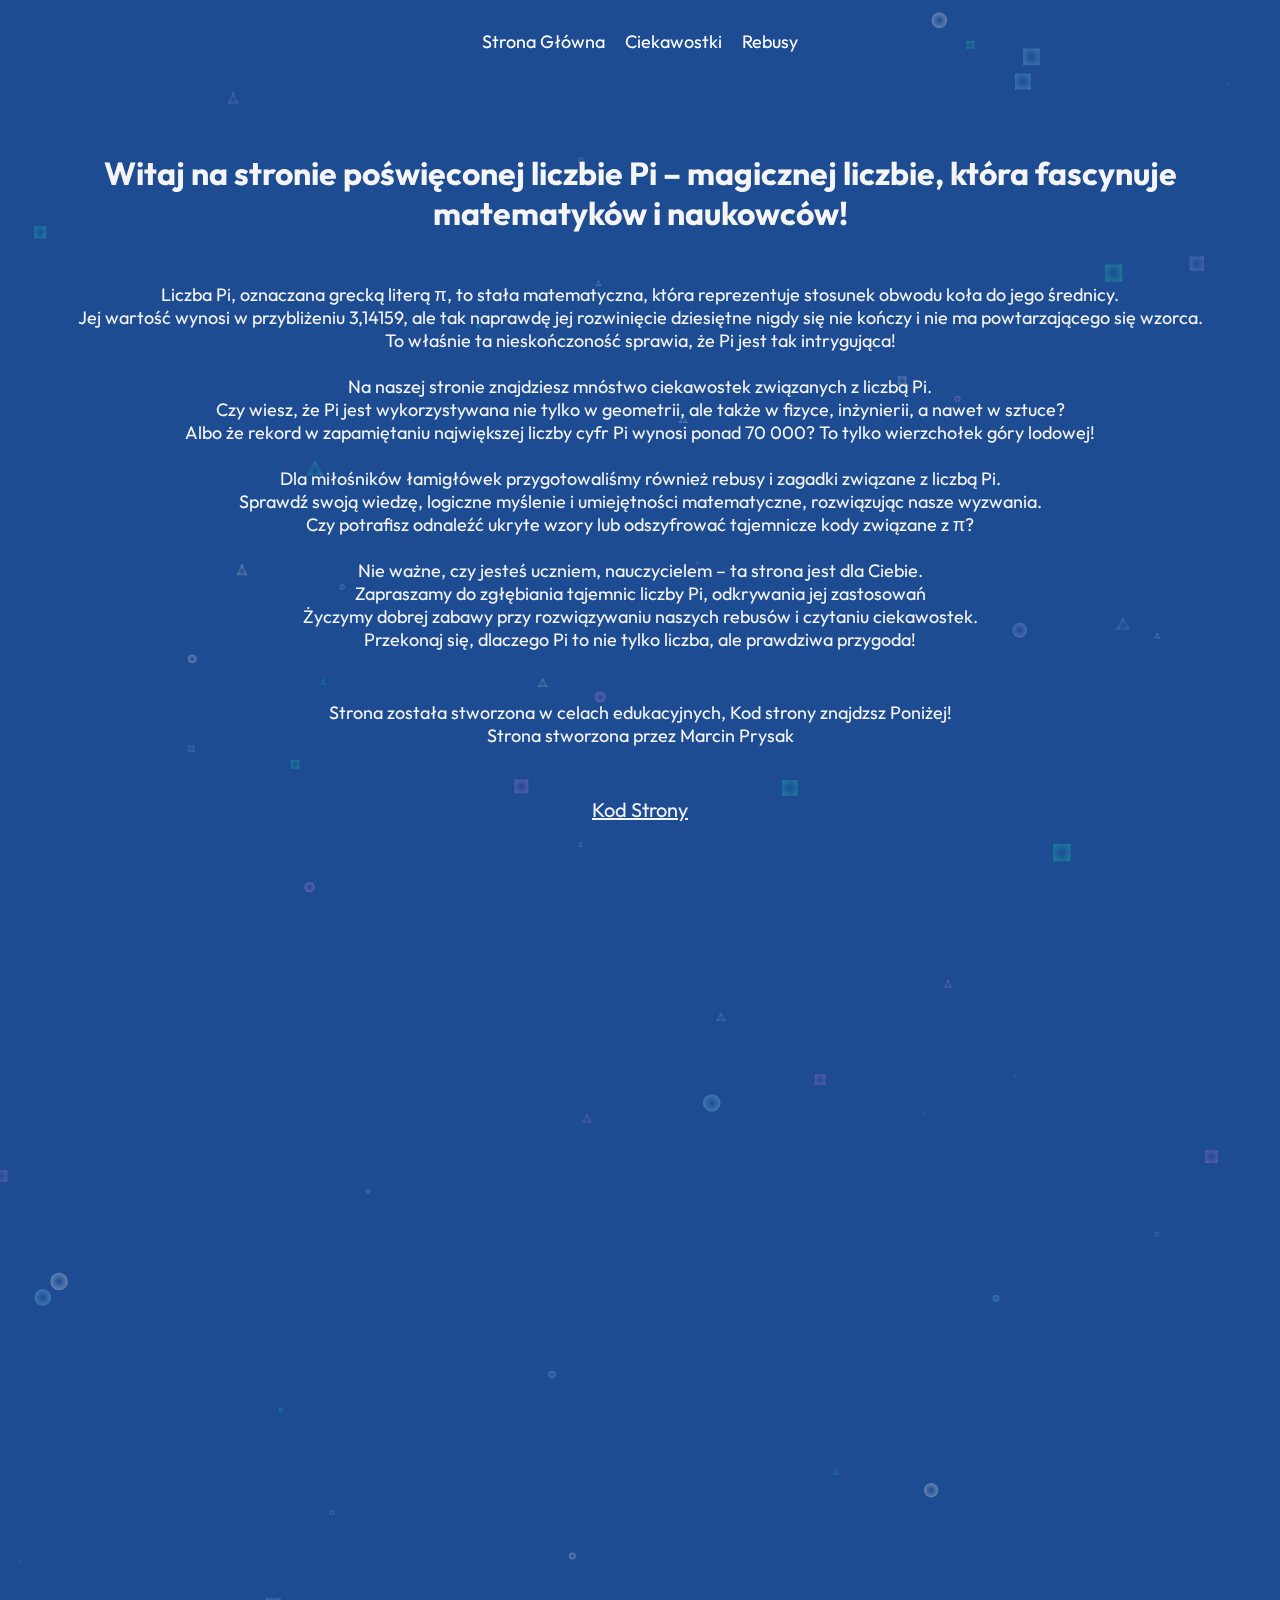
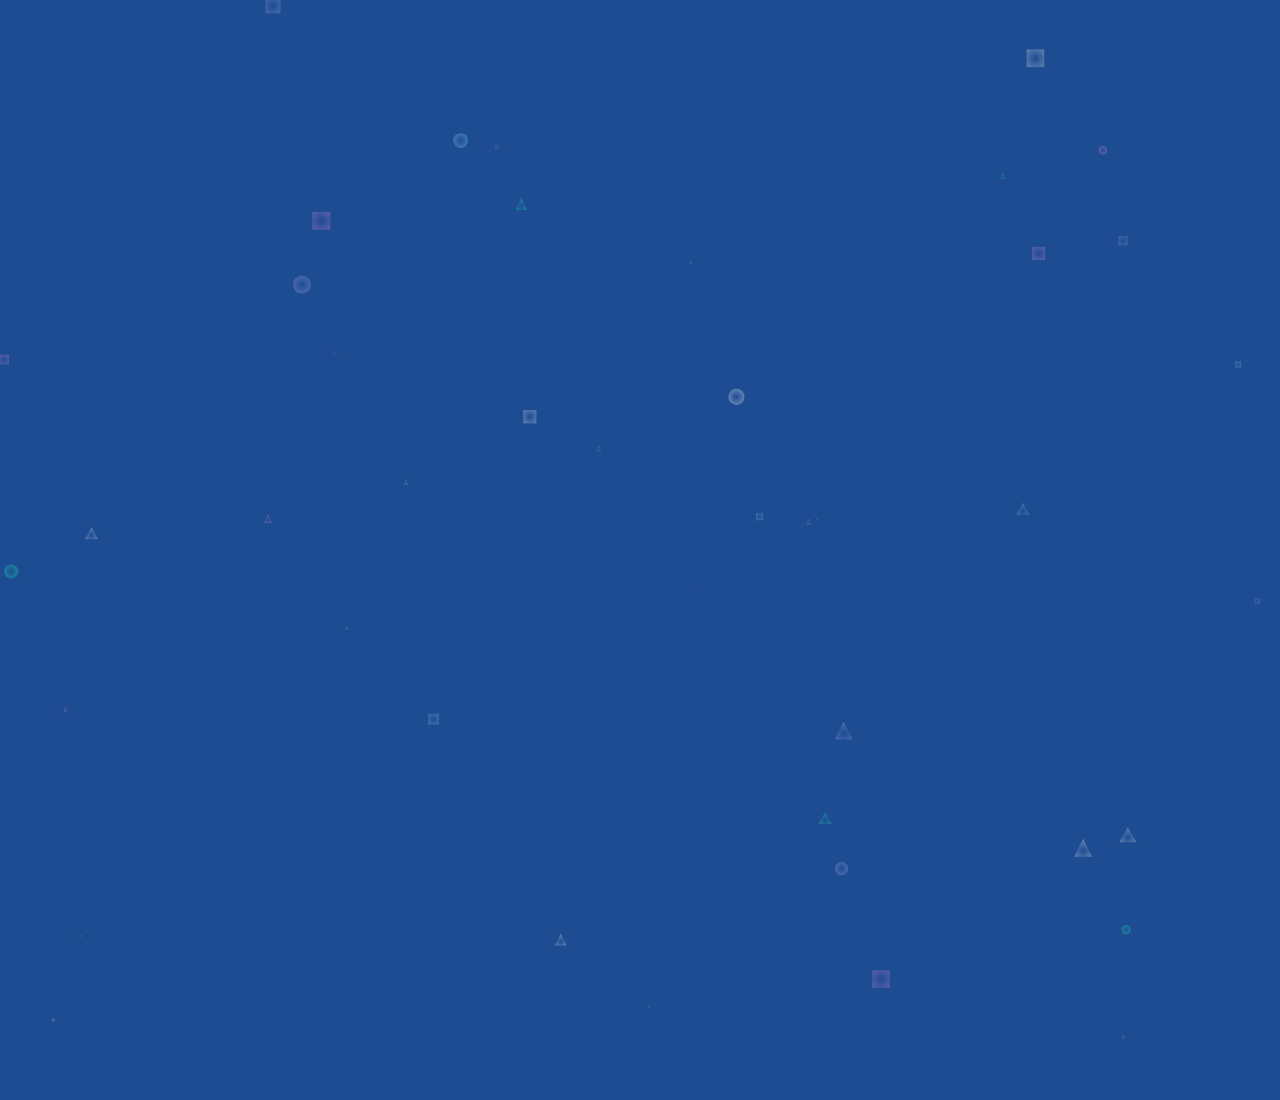
<file: index.html>
<!DOCTYPE html>
<html lang="pl">
<head>
  <meta charset="UTF-8">
  <meta name="viewport" content="width=device-width, initial-scale=1.0">
  <link rel="icon" type="image/png" sizes="5x5" href="img/website-logo.jpg">
  <title>Liczba PI | Projekt Matematyka</title>
  <link rel="preconnect" href="https://fonts.googleapis.com">
  <link rel="preconnect" href="https://fonts.gstatic.com" crossorigin>
  <link href="https://fonts.googleapis.com/css2?family=Outfit:wght@100..900&display=swap" rel="stylesheet">
  <link rel="stylesheet" href="css/style.css">
</head>
<body>
  <div class="header finisher-header" class="finisher-header">
    <header>
      <nav class="Pasek">
        <ul class="nav-links">
          <li><a href="index.html" class="linki">Strona Główna</a></li>
          <li><a href="ciekawostki.html" class="linki">Ciekawostki</a></li>
          <li><a href="rebusy.html" class="linki">Rebusy</a></li>
        </ul>
        <div class="ham-menu">
          <span></span>
          <span></span>
          <span></span>
        </div>
      </nav>
    </header>
    <h1 class="welcome">Witaj na stronie poświęconej liczbie Pi – magicznej liczbie, która fascynuje matematyków i naukowców!</h1>
    <p>
      Liczba Pi, oznaczana grecką literą π, to stała matematyczna, która reprezentuje stosunek obwodu koła do jego średnicy.<br> Jej wartość wynosi w przybliżeniu 3,14159, ale tak naprawdę jej rozwinięcie dziesiętne nigdy się nie kończy i nie ma powtarzającego się wzorca.<br> To właśnie ta nieskończoność sprawia, że Pi jest tak intrygująca!<br><br>
      Na naszej stronie znajdziesz mnóstwo ciekawostek związanych z liczbą Pi.<br> Czy wiesz, że Pi jest wykorzystywana nie tylko w geometrii, ale także w fizyce, inżynierii, a nawet w sztuce?<br> Albo że rekord w zapamiętaniu największej liczby cyfr Pi wynosi ponad 70 000? To tylko wierzchołek góry lodowej!<br><br>
      Dla miłośników łamigłówek przygotowaliśmy również rebusy i zagadki związane z liczbą Pi.<br> Sprawdź swoją wiedzę, logiczne myślenie i umiejętności matematyczne, rozwiązując nasze wyzwania.<br> Czy potrafisz odnaleźć ukryte wzory lub odszyfrować tajemnicze kody związane z π?<br><br>
      Nie ważne, czy jesteś uczniem, nauczycielem – ta strona jest dla Ciebie.<br> Zapraszamy do zgłębiania tajemnic liczby Pi, odkrywania jej zastosowań<br> Życzymy dobrej zabawy przy rozwiązywaniu naszych rebusów i czytaniu ciekawostek.<br>
      Przekonaj się, dlaczego Pi to nie tylko liczba, ale prawdziwa przygoda!
    </p>
    <p>Strona została stworzona w celach edukacyjnych, Kod strony znajdzsz Poniżej! <br>Strona stworzona przez Marcin Prysak<p>
    <a href="https://github.com/mprysak/Liczba-Pi" target="_blank" class="website-code">Kod Strony</a>
    <script src="finisher-header.es5.min.js" type="text/javascript"></script>
    <script src="script.js"></script>
  </div>
</body>
</html>
</file>
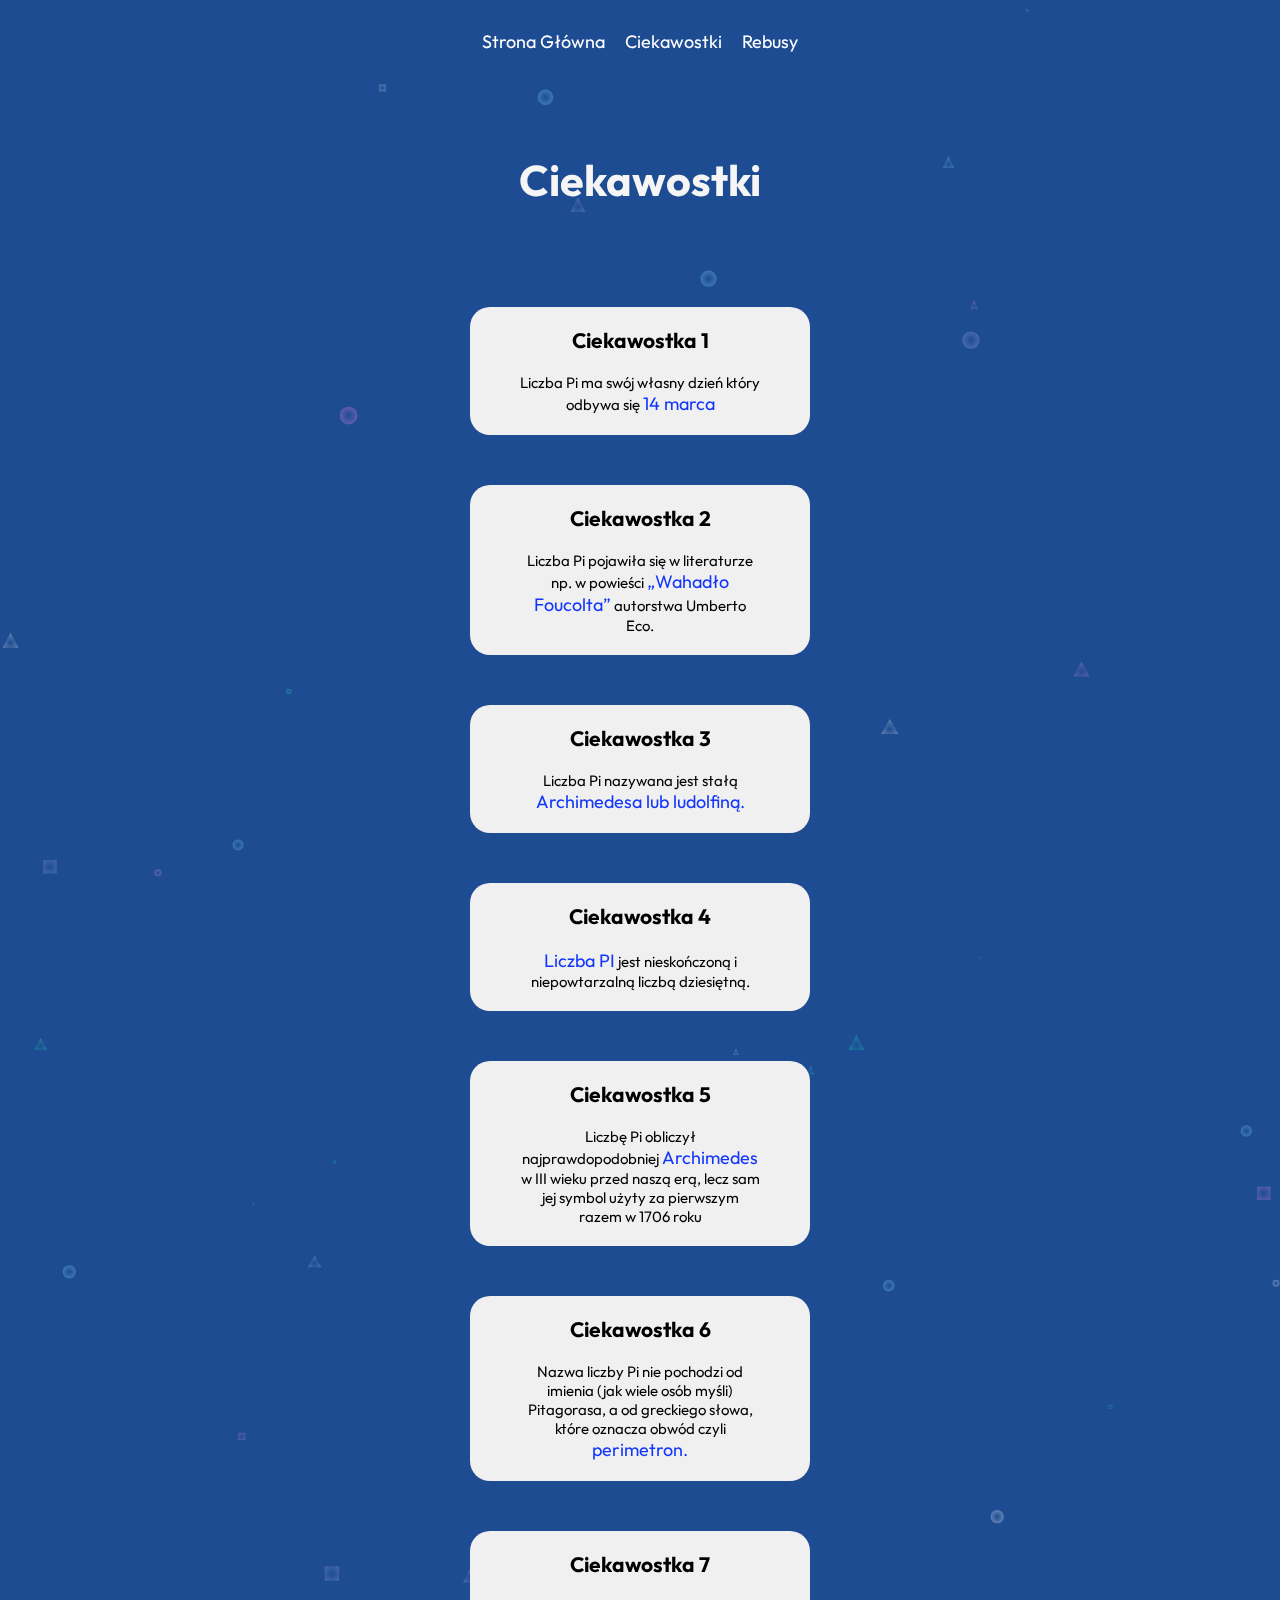
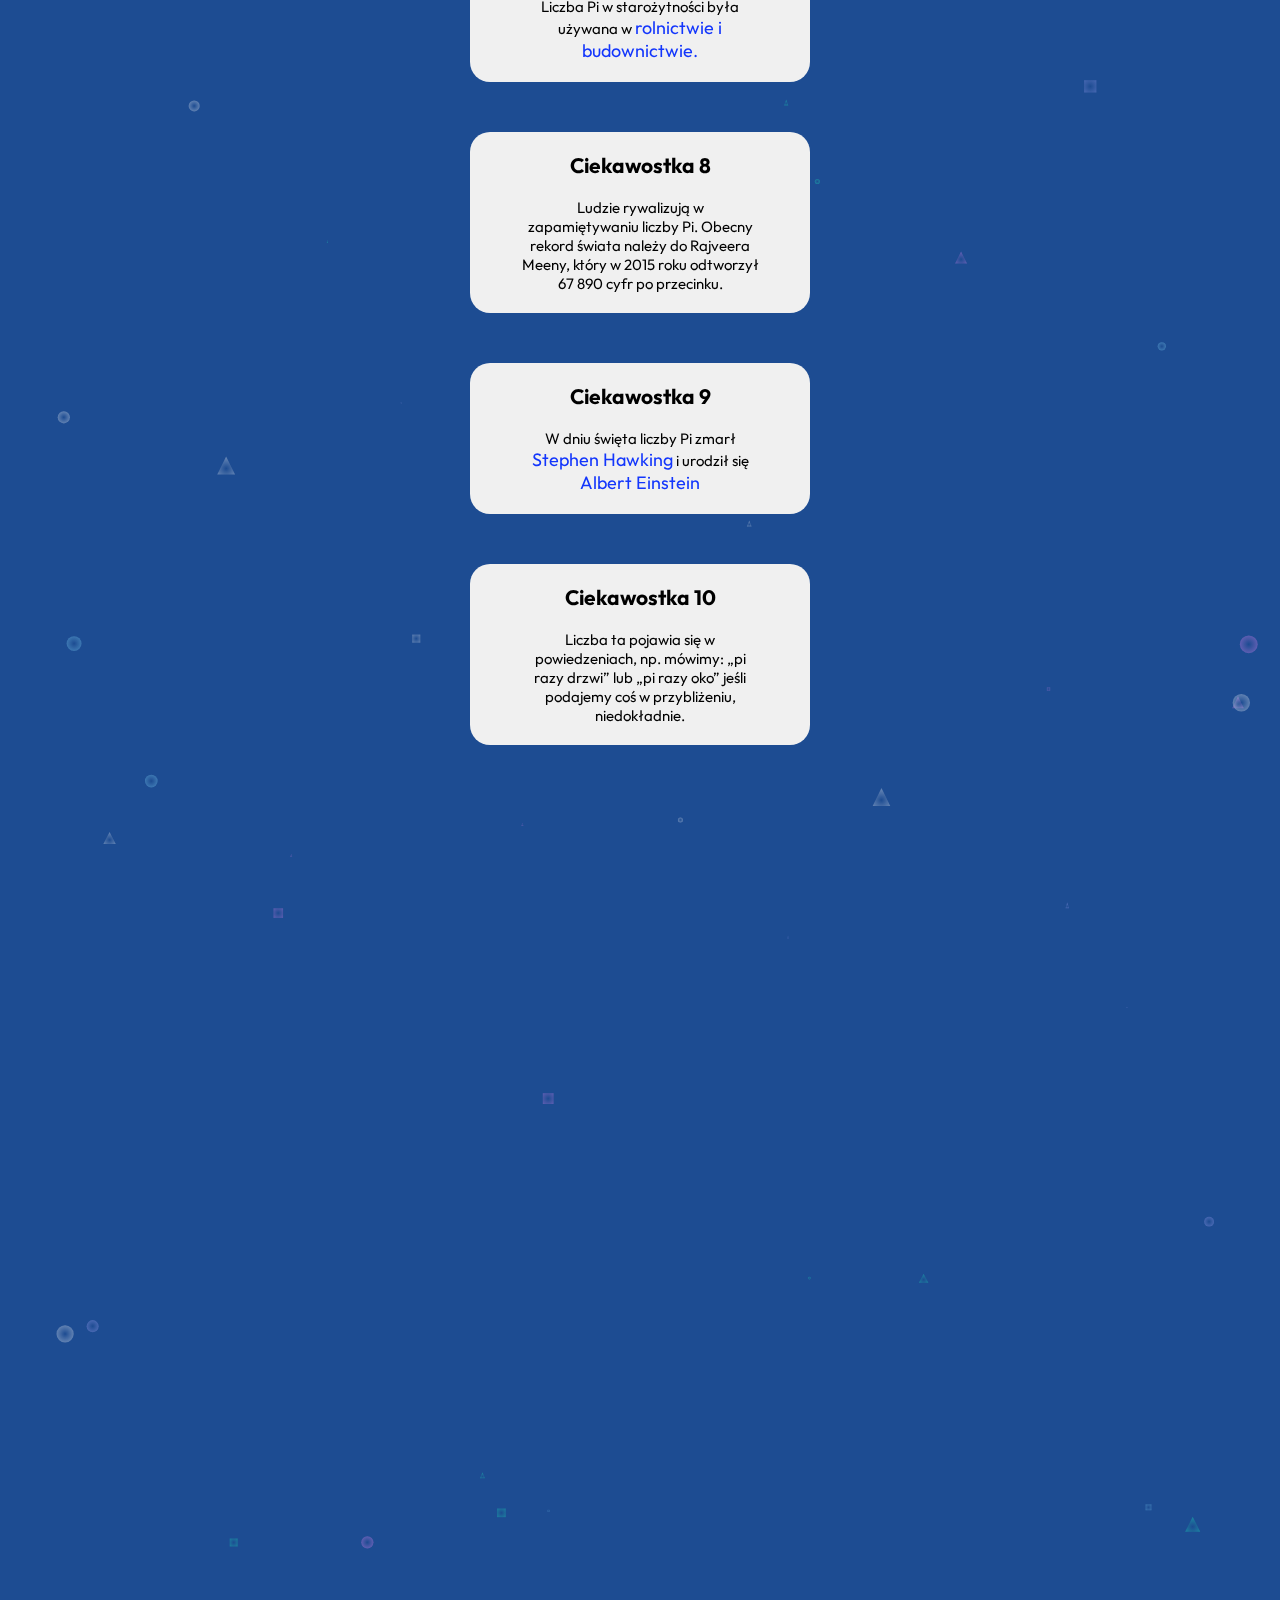
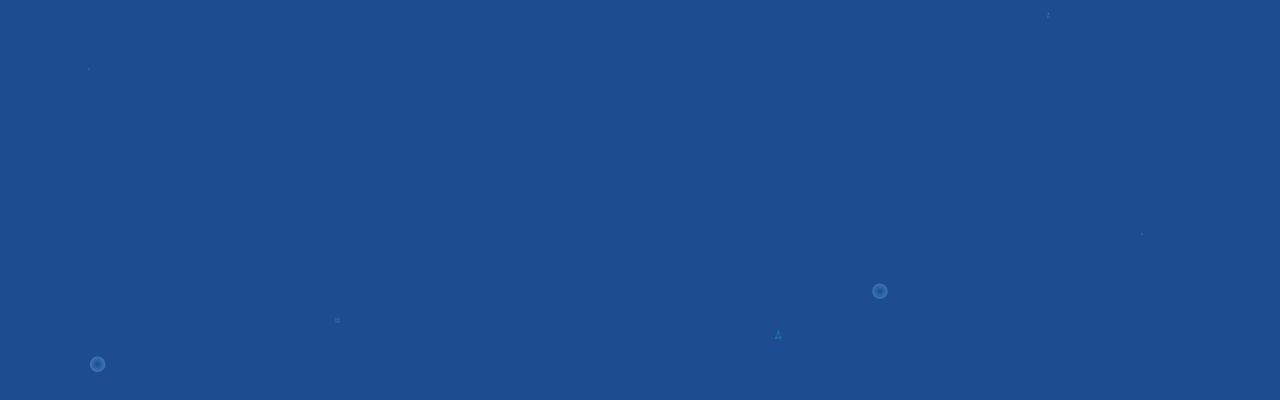
<file: ciekawostki.html>
<!DOCTYPE html>
<html lang="pl">
<head>
  <meta charset="UTF-8">
  <meta name="viewport" content="width=device-width, initial-scale=1.0">
  <link rel="icon" type="image/png" sizes="5x5" href="img/website-logo.jpg">
  <title>Liczba PI | Ciekawostki</title>
  <link rel="preconnect" href="https://fonts.googleapis.com">
  <link rel="preconnect" href="https://fonts.gstatic.com" crossorigin>
  <link href="https://fonts.googleapis.com/css2?family=Outfit:wght@100..900&display=swap" rel="stylesheet">
  <link rel="stylesheet" href="css/ciekawostki.css">
</head>
<body>
  <div class="header finisher-header" class="finisher-header">
  <header>
    <nav class="Pasek">
      <ul class="nav-links">
        <li><a href="index.html" class="linki">Strona Główna</a></li>
        <li><a href="ciekawostki.html" class="linki">Ciekawostki</a></li>
        <li><a href="rebusy.html" class="linki">Rebusy</a></li>
      </ul>
      <div class="ham-menu">
        <span></span>
        <span></span>
        <span></span>
      </div>
    </nav>
  </header>
  <h1>Ciekawostki</h1>

  <div class="center-container">
    <section>
      <h3>Ciekawostka 1</h3>
  
      <p>Liczba Pi ma swój własny dzień który odbywa się <a href="https://pl.wikipedia.org/wiki/Dzie%C5%84_Liczby_Pi" target="_blank" class="linki-ciekawostki">14 marca</a> </p>
    </section>
  
    <section>
      <h3>Ciekawostka 2</h3>
  
      <p>Liczba Pi pojawiła się w literaturze np. w powieści <a href="https://pl.wikipedia.org/wiki/Wahad%C5%82o_Foucaulta_(powie%C5%9B%C4%87)" target="_blank" class="linki-ciekawostki">„Wahadło Foucolta”</a> autorstwa Umberto Eco.</p>
    </section>
  
    <section>
      <h3>Ciekawostka 3</h3>
  
      <p>Liczba Pi nazywana jest stałą <a href="https://pl.wikipedia.org/wiki/Pi" target="_blank" class="linki-ciekawostki">Archimedesa lub ludolfiną.</a></p>
    </section>
  
    <section>
      <h3>Ciekawostka 4</h3>
  
      <p><a href="https://pl.wikipedia.org/wiki/Pi" target="_blank" class="linki-ciekawostki">Liczba PI</a> jest nieskończoną i niepowtarzalną liczbą dziesiętną.</p>
    </section>
  
    <section>
      <h3>Ciekawostka 5</h3>
  
      <p>Liczbę Pi obliczył najprawdopodobniej <a href="https://pl.wikipedia.org/wiki/Archimedes" target="_blank" class="linki-ciekawostki">Archimedes</a> w III wieku przed naszą erą, lecz sam jej symbol użyty za pierwszym razem w 1706 roku</p>
    </section>
  
    <section>
      <h3>Ciekawostka 6</h3>
  
      <p>Nazwa liczby Pi nie pochodzi od imienia (jak wiele osób myśli) Pitagorasa, a od greckiego słowa, które oznacza obwód czyli <a href="https://pl.wikipedia.org/wiki/Pi" target="_blank" class="linki-ciekawostki">perimetron.</a></p>
    </section>
  
    <section>
      <h3>Ciekawostka 7</h3>
  
      <p>Liczba Pi w starożytności była używana w <a href="http://zsht.swidnica.pl/UserFiles/File/Prezentacja_Liczba%20Pi.pdf" target="_blank" class="linki-ciekawostki">rolnictwie i budownictwie.</a></p>
    </section>
  
    <section>
      <h3>Ciekawostka 8</h3>
  
      <p>Ludzie rywalizują w zapamiętywaniu liczby Pi. Obecny rekord świata należy do Rajveera Meeny, który w 2015 roku odtworzył 67 890 cyfr po przecinku.</p>
    </section>
  
    <section>
      <h3>Ciekawostka 9</h3>
  
      <p>W dniu święta liczby Pi zmarł <a href="https://pl.wikipedia.org/wiki/Stephen_Hawking" target="_blank" class="linki-ciekawostki">Stephen Hawking</a> i urodził się <a href="https://pl.wikipedia.org/wiki/Albert_Einstein" target="_blank" class="linki-ciekawostki">Albert Einstein</a></p>
    </section>
  
    <section>
      <h3>Ciekawostka 10</h3>
  
      <p>Liczba ta pojawia się w powiedzeniach, np. mówimy: „pi razy drzwi” lub „pi razy oko” jeśli podajemy coś w przybliżeniu, niedokładnie.</p>
    </section>
  </div>
  <script src="finisher-header.es5.min.js" type="text/javascript"></script>
<script src="script.js"></script>
</div>
</body>
</html>
</file>
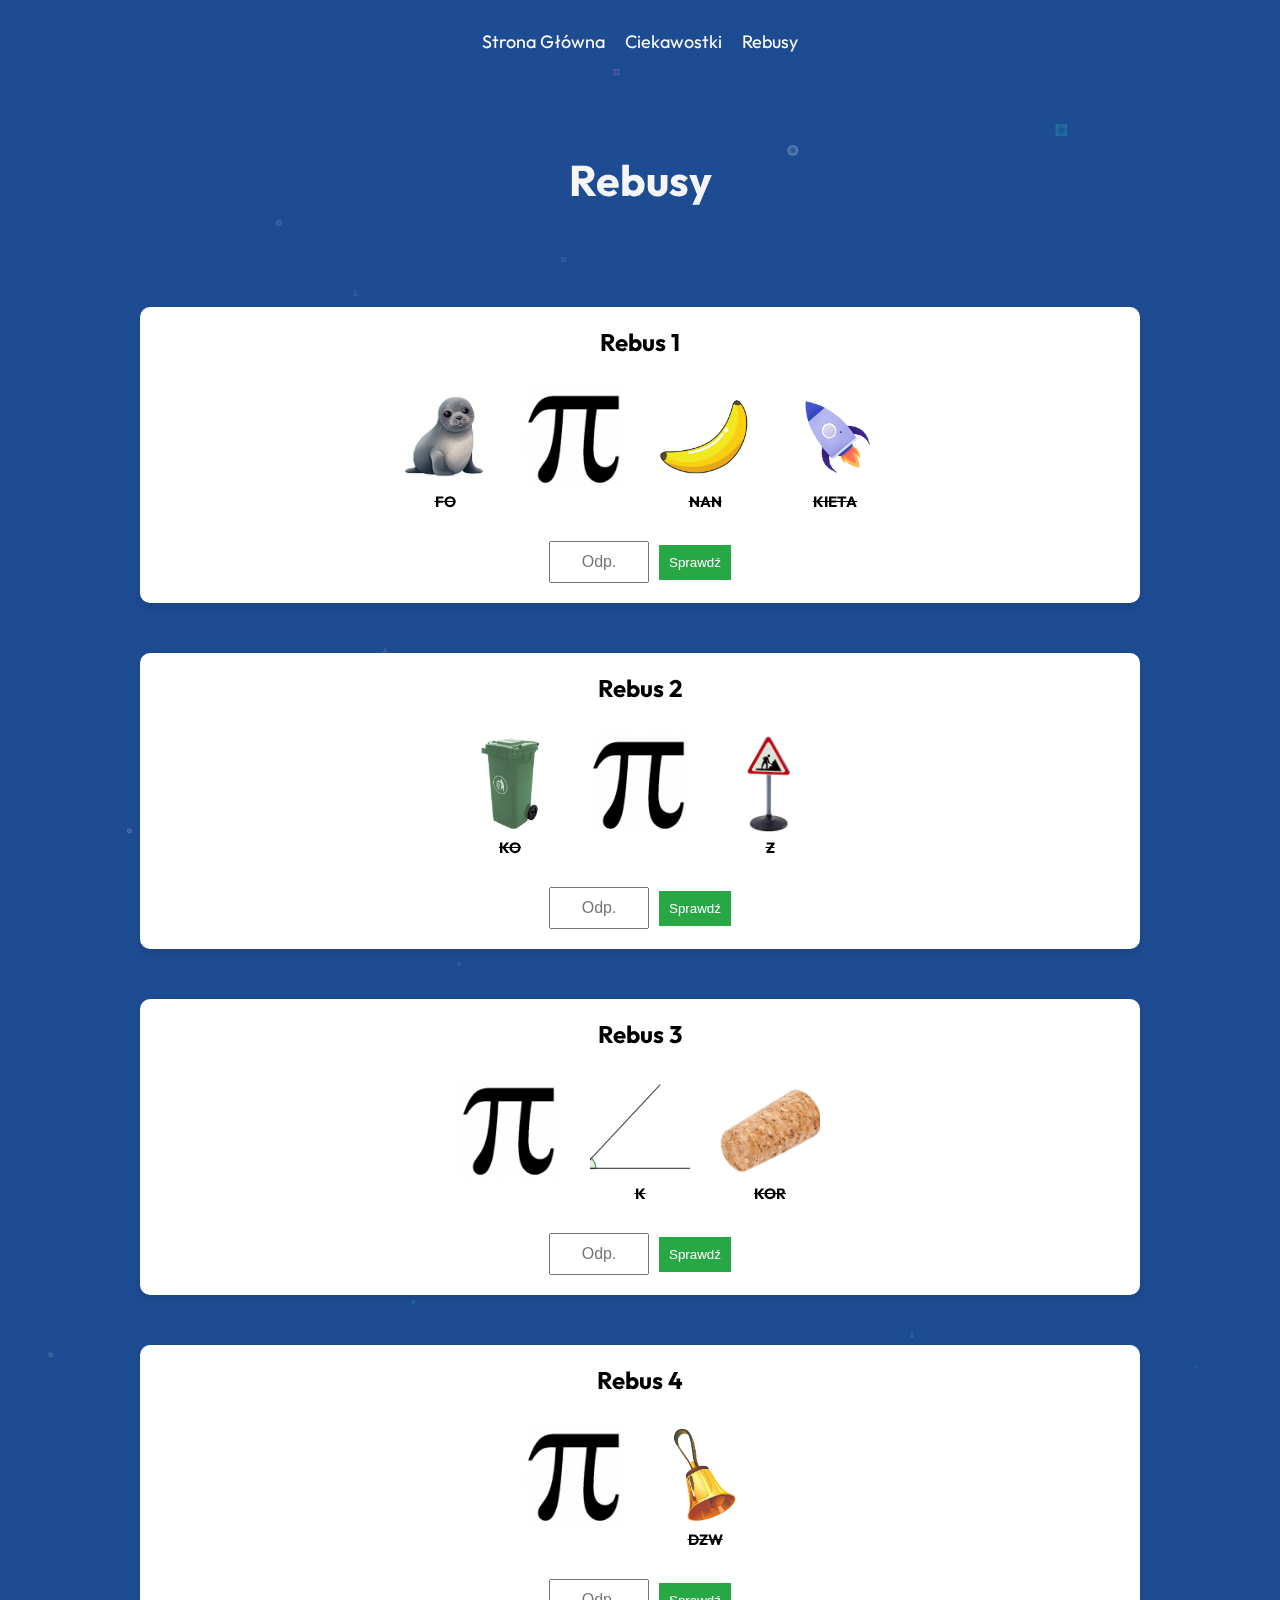
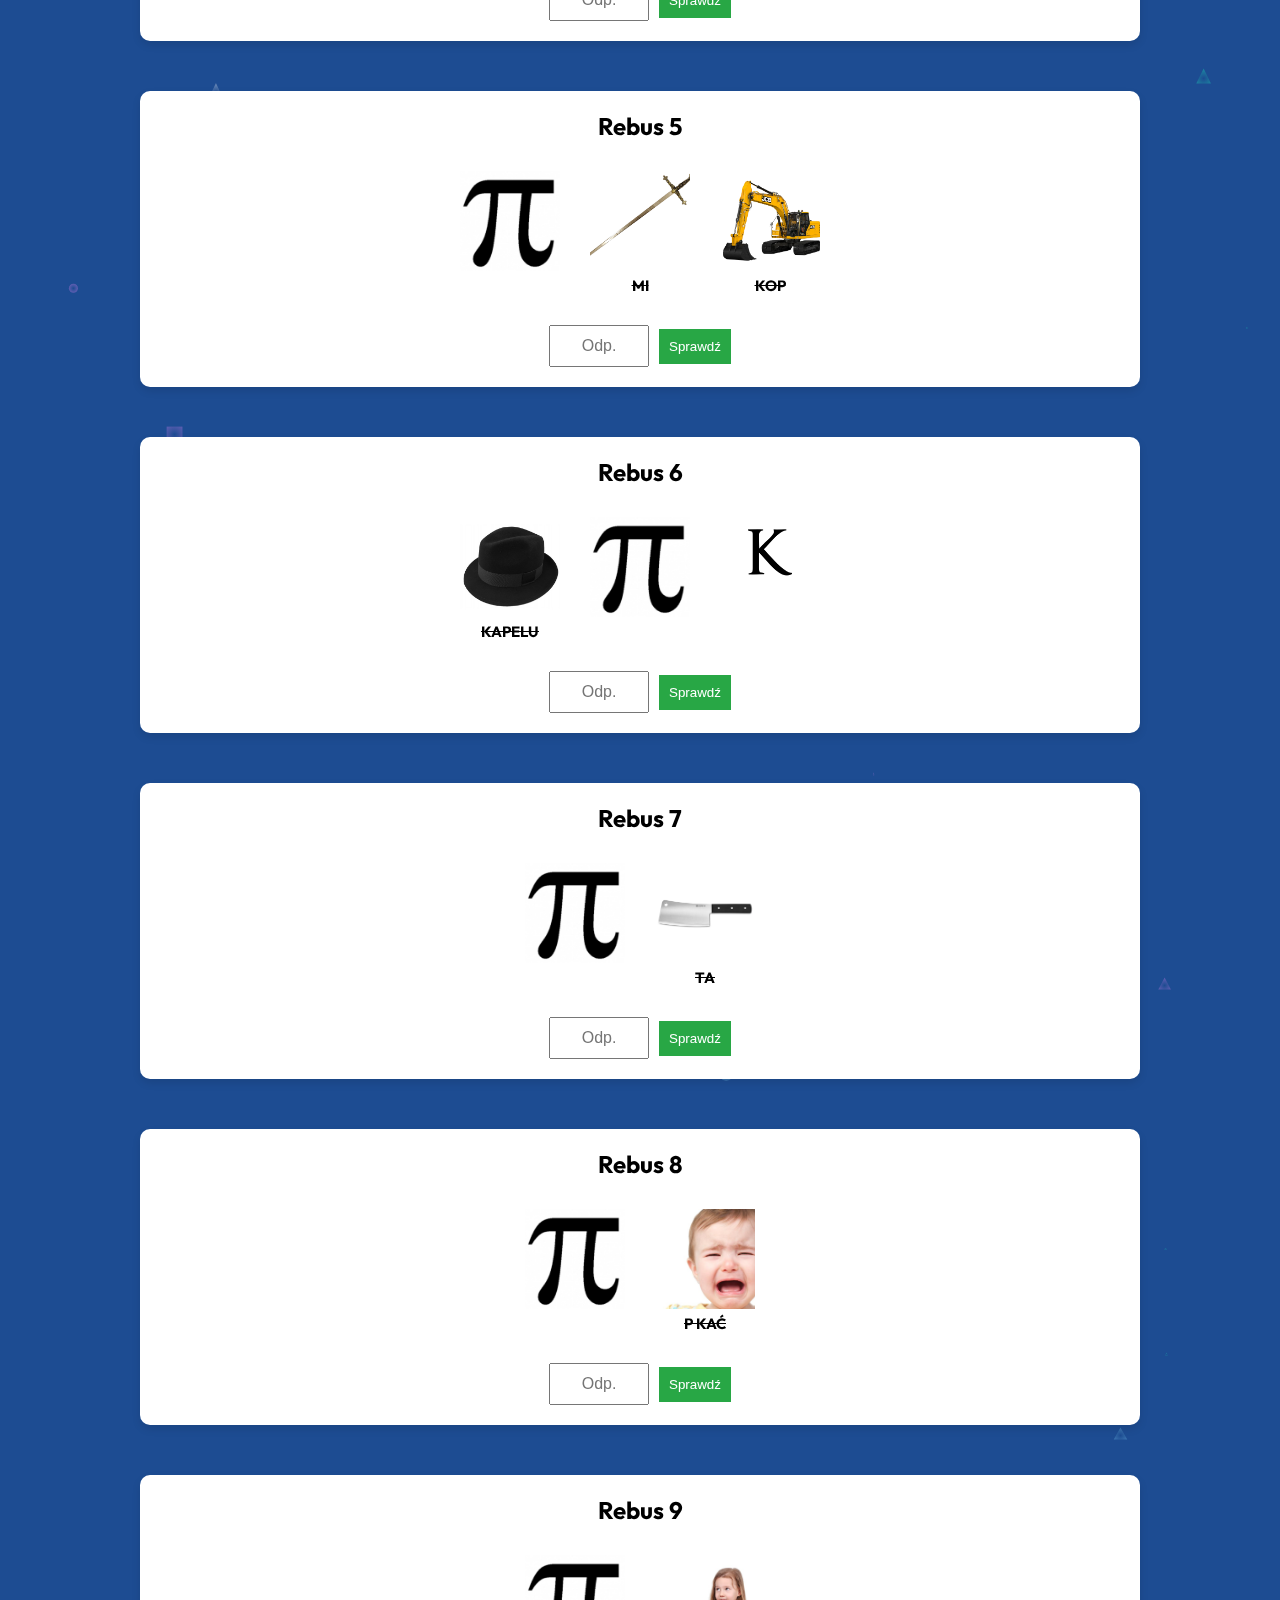
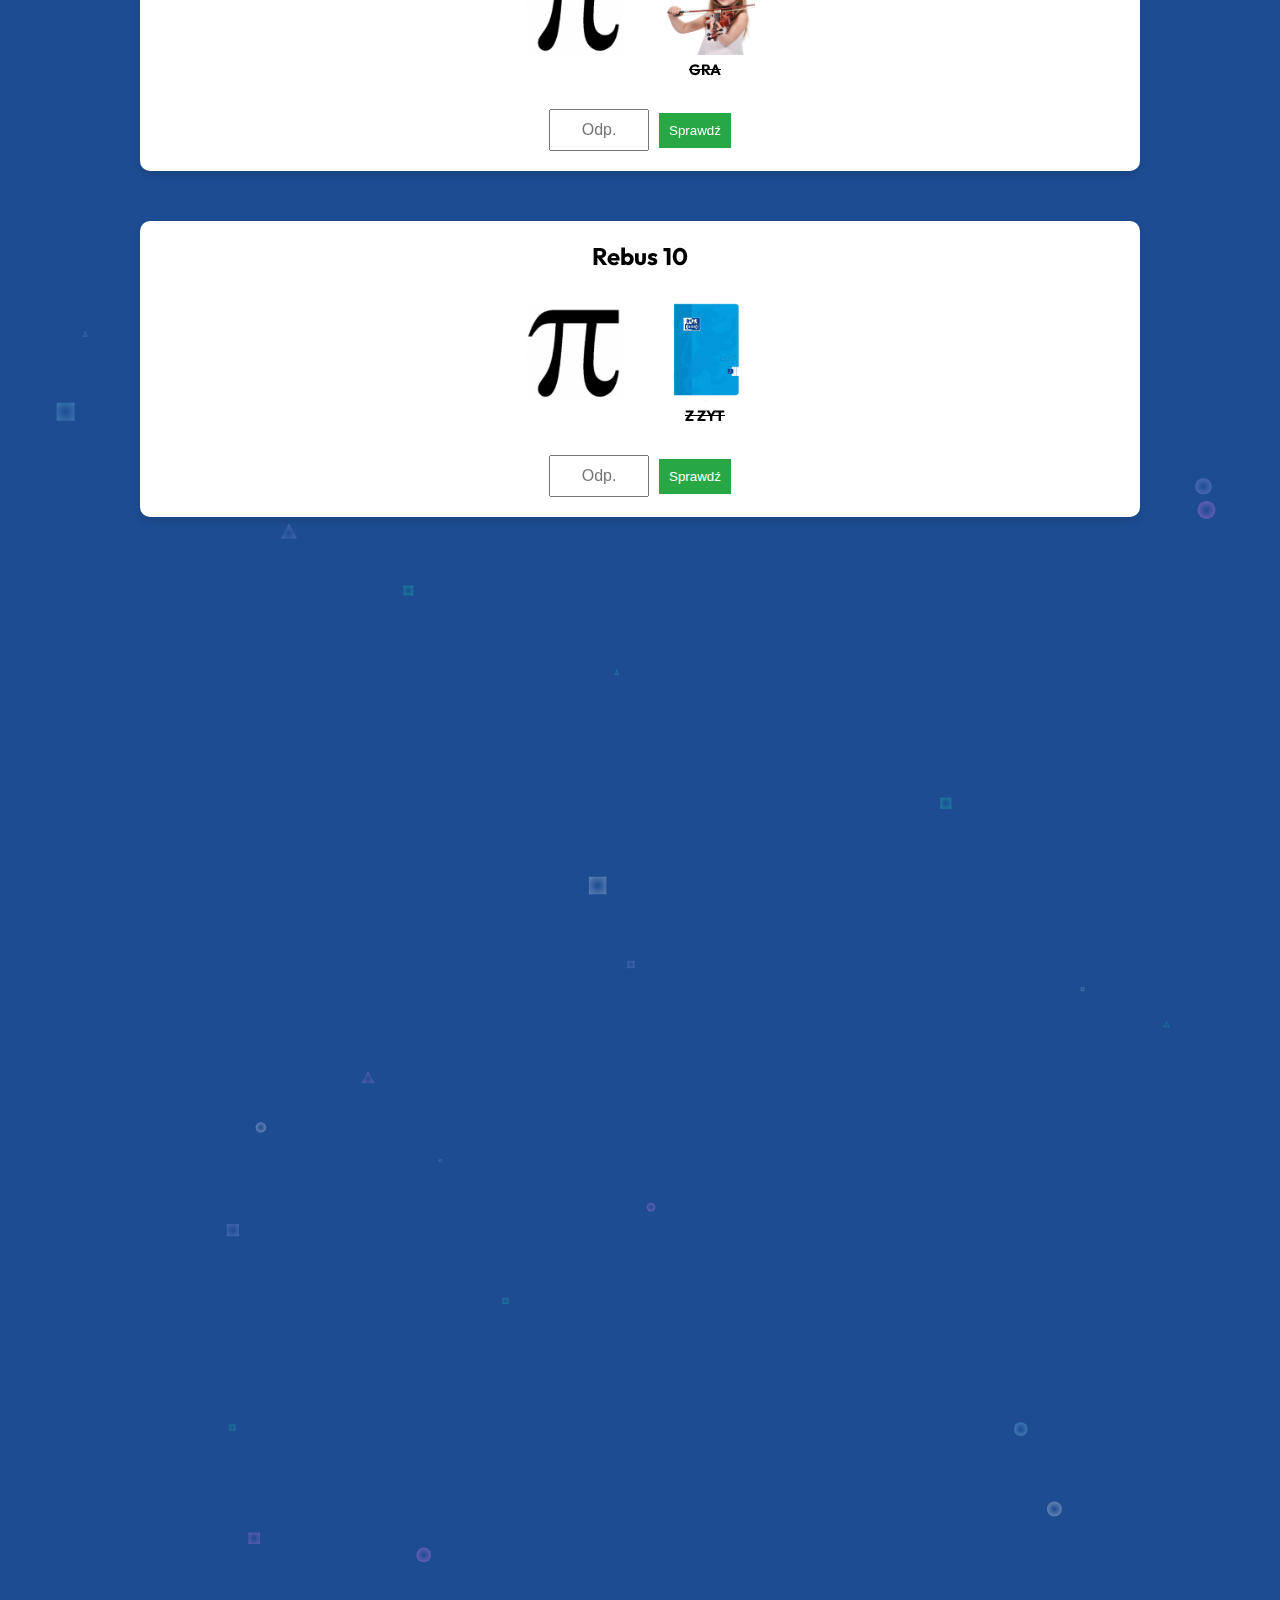
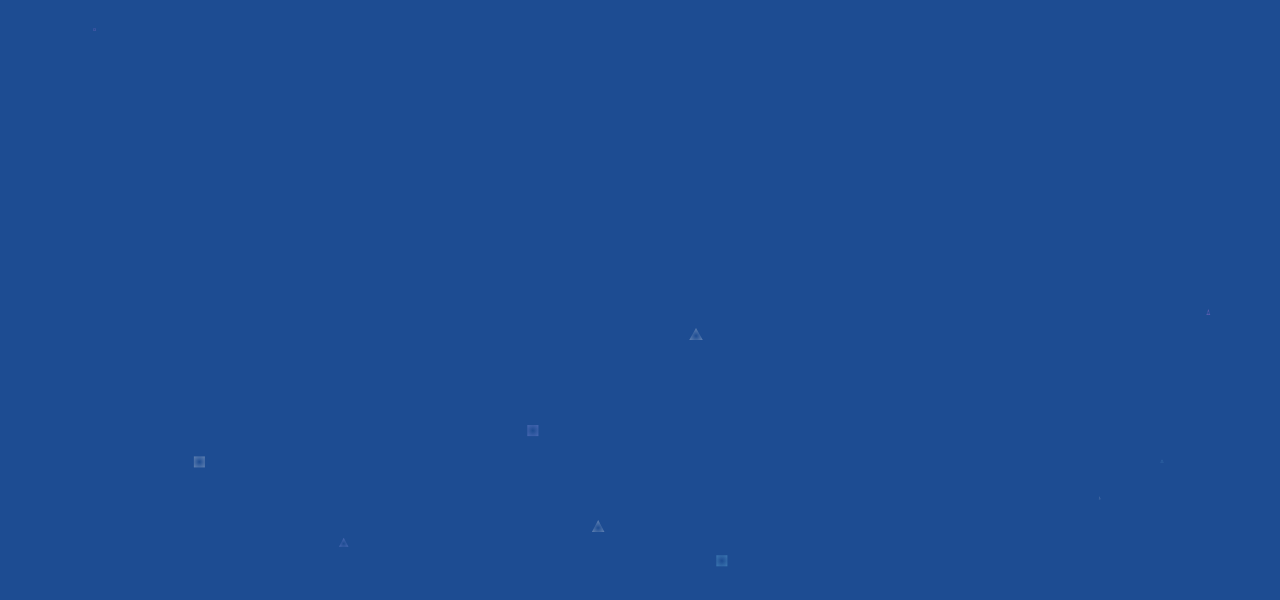
<file: rebusy.html>
<!DOCTYPE html>
<html lang="pl">

<head>
  <meta charset="UTF-8">
  <meta name="viewport" content="width=device-width, initial-scale=1.0">
  <link rel="icon" type="image/png" sizes="5x5" href="img/website-logo.jpg">
  <title>Liczba PI | Rebusy</title>
  <link rel="preconnect" href="https://fonts.googleapis.com">
  <link rel="preconnect" href="https://fonts.gstatic.com" crossorigin>
  <link href="https://fonts.googleapis.com/css2?family=Outfit:wght@100..900&display=swap" rel="stylesheet">
  <link rel="stylesheet" href="css/rebusy.css">
</head>

<body>
  <div class="header finisher-header" class="finisher-header">
    <header>
      <nav class="Pasek">
        <ul class="nav-links">
          <li><a href="index.html" class="linki">Strona Główna</a></li>
          <li><a href="ciekawostki.html" class="linki">Ciekawostki</a></li>
          <li><a href="rebusy.html" class="linki">Rebusy</a></li>
        </ul>
        <div class="ham-menu">
          <span></span>
          <span></span>
          <span></span>
        </div>
      </nav>
    </header>
    <h1>Rebusy</h1>

    <section class="rebus" data-answer="kapibara">
      <h2>Rebus 1</h2>
      <div class="images">
        <div class="image-container">
          <img src="img/rebus 1/images.jpeg" alt="Obrazek 1">
          <p class="rebus-tekst-niepotrzebny">FO</p>
        </div>
        <div class="image-container">
          <img src="img/liczba-pi-1584389954.jpg" alt="Obrazek 2">
          <p class="rebus-tekst-niepotrzebny"></p>
        </div>
        <div class="image-container">
          <img src="img/rebus 1/Banana-Graphics-16865700-1.jpg" alt="Obrazek 3">
          <p class="rebus-tekst-niepotrzebny">NAN</p>
        </div>
        <div class="image-container">
          <img src="img/rebus 1/rakieta-wektor-ikona-mediow-spolecznych_53876-77880.avif" alt="Obrazek 4">
          <p class="rebus-tekst-niepotrzebny">KIETA</p>
        </div>
      </div>
      <div class="input-container">
        <input type="text" placeholder="Odp." maxlength="10">
        <button>Sprawdź</button>
      </div>
      <p class="feedback"></p>
    </section>

    <section class="rebus" data-answer="szpinak">
      <h2>Rebus 2</h2>
      <div class="images">
        <div class="image-container">
          <img src="img/rebus 2/kosz-na-smieci-120-l-56x465x946-cm-mirpol_1.(jpgd220713)" alt="Obrazek 1">
          <p class="rebus-tekst-niepotrzebny">KO</p>
        </div>
        <div class="image-container">
          <img src="img/liczba-pi-1584389954.jpg" alt="Obrazek 2">
          <p class="rebus-tekst-niepotrzebny"></p>
        </div>
        <div class="image-container">
          <img src="img/rebus 2/pol_pm_-Duzy-Znak-Ostrzegawczy-Prace-Drogowe-70cm-20643_2.png" alt="Obrazek 3">
          <p class="rebus-tekst-niepotrzebny">Z</p>
        </div>
      </div>
      <div class="input-container">
        <input type="text" placeholder="Odp." maxlength="10">
        <button>Sprawdź</button>
      </div>
      <p class="feedback"></p>
    </section>

    <section class="rebus" data-answer="piątek">
      <h2>Rebus 3</h2>
      <div class="images">
        <div class="image-container">
          <img src="img/liczba-pi-1584389954.jpg" alt="Obrazek 1">
          <p class="rebus-tekst-niepotrzebny"></p>
        </div>
        <div class="image-container">
          <img src="img/rebus 3/kat_ostry.png" alt="Obrazek 2">
          <p class="rebus-tekst-niepotrzebny">K</p>
        </div>
        <div class="image-container">
          <img src="img/rebus 3/dc3c2350bc5276adb0cc991e8d5a8616.jpg" alt="Obrazek 3">
          <p class="rebus-tekst-niepotrzebny">KOR</p>
        </div>
      </div>
      <div class="input-container">
        <input type="text" placeholder="Odp." maxlength="10">
        <button>Sprawdź</button>
      </div>
      <p class="feedback"></p>
    </section>

    <section class="rebus" data-answer="pionek">
      <h2>Rebus 4</h2>
      <div class="images">
        <div class="image-container">
          <img src="img/liczba-pi-1584389954.jpg" alt="Obrazek 1">
          <p class="rebus-tekst-niepotrzebny"></p>
        </div>
        <div class="image-container">
          <img src="img/rebus 4/dzwonek-szkolny-efekt-zlotej-polerowanej-formy_2967-706.avif" alt="Obrazek 2">
          <p class="rebus-tekst-niepotrzebny">DZW</p>
        </div>
      </div>
      <div class="input-container">
        <input type="text" placeholder="Odp." maxlength="10">
        <button>Sprawdź</button>
      </div>
      <p class="feedback"></p>
    </section>

    <section class="rebus" data-answer="pieczarka">
      <h2>Rebus 5</h2>
      <div class="images">
        <div class="image-container">
          <img src="img/liczba-pi-1584389954.jpg" alt="Obrazek 1">
          <p class="rebus-tekst-niepotrzebny"></p>
        </div>
        <div class="image-container">
          <img src="img/rebus 5/13756-stalowy-miecz-rycerski-krzyowcw-replika-73-cm-sp1513_237655.jpeg" alt="Obrazek 2">
          <p class="rebus-tekst-niepotrzebny">MI</p>
        </div>
        <div class="image-container">
          <img src="img/rebus 5/220x.webp" alt="Obrazek 3">
          <p class="rebus-tekst-niepotrzebny">KOP</p>
        </div>
      </div>
      <div class="input-container">
        <input type="text" placeholder="Odp." maxlength="10">
        <button>Sprawdź</button>
      </div>
      <p class="feedback"></p>
    </section>

    <section class="rebus" data-answer="szpik">
      <h2>Rebus 6</h2>
      <div class="images">
        <div class="image-container">
          <img src="img/rebus 6/czarny-kapelusz-meski-g1.jpg" alt="Obrazek 1">
          <p class="rebus-tekst-niepotrzebny">KAPELU</p>
        </div>
        <div class="image-container">
          <img src="img/liczba-pi-1584389954.jpg" alt="Obrazek 2">
          <p class="rebus-tekst-niepotrzebny"></p>
        </div>
        <div class="image-container">
          <img src="img/rebus 6/Logo-Letter-K-by-harisprawoto-580x386.png" alt="Obrazek 3">
          <p class="rebus-tekst-niepotrzebny"></p>
        </div>
      </div>
      <div class="input-container">
        <input type="text" placeholder="Odp." maxlength="10">
        <button>Sprawdź</button>
      </div>
      <p class="feedback"></p>
    </section>

    <section class="rebus" data-answer="pisak">
      <h2>Rebus 7</h2>
      <div class="images">
        <div class="image-container">
          <img src="img/liczba-pi-1584389954.jpg" alt="Obrazek 1">
          <p class="rebus-tekst-niepotrzebny"></p>
        </div>
        <div class="image-container">
          <img src="img/rebus 7/w-1129500916.webp" alt="Obrazek 2">
          <p class="rebus-tekst-niepotrzebny">TA</p>
        </div>
      </div>
      <div class="input-container">
        <input type="text" placeholder="Odp." maxlength="10">
        <button>Sprawdź</button>
      </div>
      <p class="feedback"></p>
    </section>

    <section class="rebus" data-answer="piła">
      <h2>Rebus 8</h2>
      <div class="images">
        <div class="image-container">
          <img src="img/liczba-pi-1584389954.jpg" alt="Obrazek 1">
          <p class="rebus-tekst-niepotrzebny"></p>
        </div>
        <div class="image-container">
          <img src="img/rebus 8/gf-AHyD-g3EK-5XMJ_placz-dziecka-664x442.jpg" alt="Obrazek 2">
          <p class="rebus-tekst-niepotrzebny">P   KAĆ</p>
        </div>
      </div>
      <div class="input-container">
        <input type="text" placeholder="Odp." maxlength="10">
        <button>Sprawdź</button>
      </div>
      <p class="feedback"></p>
    </section>

    <section class="rebus" data-answer="pić">
      <h2>Rebus 9</h2>
      <div class="images">
        <div class="image-container">
          <img src="img/liczba-pi-1584389954.jpg" alt="Obrazek 1">
          <p class="rebus-tekst-niepotrzebny"></p>
        </div>
        <div class="image-container">
          <img src="img/rebus 9/1-skrzypek-small.jpg" alt="Obrazek 2">
          <p class="rebus-tekst-niepotrzebny">GRA</p>
        </div>
      </div>
      <div class="input-container">
        <input type="text" placeholder="Odp." maxlength="10">
        <button>Sprawdź</button>
      </div>
      <p class="feedback"></p>
    </section>

    <section class="rebus" data-answer="pies">
      <h2>Rebus 10</h2>
      <div class="images">
        <div class="image-container">
          <img src="img/liczba-pi-1584389954.jpg" alt="Obrazek 1">
          <p class="rebus-tekst-niepotrzebny"></p>
        </div>
        <div class="image-container">
          <img src="img/rebus 10/zeszyt-a4-32k-kratka-touch-oxford.webp" alt="Obrazek 2">
          <p class="rebus-tekst-niepotrzebny">Z   ZYT</p>
        </div>
      </div>
      <div class="input-container">
        <input type="text" placeholder="Odp." maxlength="10">
        <button>Sprawdź</button>
      </div>
      <p class="feedback"></p>
    </section>


    <script src="finisher-header.es5.min.js" type="text/javascript"></script>
    <script src="script.js"></script>
    <script src="app.js"></script>
  </div>
</body>

</html>
</file>
<file: css/style.css>
* {
  margin: 0;
  padding: 0;
  box-sizing: border-box;
}

body {
  font-family: "Outfit", sans-serif;
  color: whitesmoke;
  overflow-x: hidden;
}

@media only screen and (max-width: 1920px) {

  .finisher-header{
    width: 100vw;
    height:300vh;
  }
}

@media only screen and (min-width: 1920px) {

  .finisher-header{
    width: 100vw;
    height: 100vh;
  }
}

/* Pasek Nawigacyjny */
header,
nav {
  padding: 15px;
  position: relative;
}

header,
nav,
ul {
  display: flex;
  justify-content: center;
  list-style-type: none;
}

header,
nav,
ul,
li,
a {
  color: #fff;
  font-size: 18px;
  text-decoration: none;
}

.nav-links {
  display: flex;
  gap: 20px;
}

/* Hamburger menu */
.ham-menu {
  display: flex;
  justify-content: flex-end;
  margin-left: auto;
  text-align: right;
  flex-direction: column;
  position: absolute;
}

.ham-menu span {
  display: flex;
  justify-content: flex-end;
  margin-left: auto;
  text-align: right;
  width: 25px;
  height: 3px;
  background-color: #fff;
  margin: 4px 0;
}

/* Ukryj hamburger menu na większych ekranach */
@media only screen and (min-width: 768px) {
  .ham-menu {
    display: none;
  }
}

/* Pokaż hamburger menu na mniejszych ekranach */
@media only screen and (max-width: 767px) {
  .nav-links {
    display: none; /* Ukryj zwykłe menu na mobilnych */
    flex-direction: column;
    position: absolute;
    top: 60px;
    right: 20px;
    background-color: rgba(0, 0, 0, 0.8);
    padding: 10px;
    border-radius: 5px;
  }

  .nav-links.active {
    display: flex; /* Pokaż menu po kliknięciu */
  }

  .ham-menu {
    display: flex;
    justify-content: flex-end;
    margin-left: auto;
    text-align: right;
  }
}

/* Reszta stylów */
@media only screen and (min-width: 1920px) {
  p {
    text-align: center;
    margin-top: 50px;
    margin-right: 300px;
    margin-left: 300px;
    font-size: 18px;
  }
}

@media only screen and (max-width: 1920px) {
  p {
    text-align: center;
    margin-top: 50px;
    margin-right: 50px;
    margin-left: 50px;
    font-size: 15px;
  }
}

.welcome {
  margin-top: 70px;
  margin-left: 35px;
  margin-right: 35px;
  text-align: center;
}

p,
a {
  font-size: 18px;
}

.website-code {
  display: flex;
  justify-content: center;
  font-size: 20px;
  color: whitesmoke;
  text-decoration: underline;
}
</file>
<file: css/ciekawostki.css>
* {
  margin: 0;
  padding: 0;
  box-sizing: border-box;
}

body {
  font-family: "Outfit", sans-serif;
  color: whitesmoke;
  overflow-x: hidden;
}

@media only screen and (max-width: 1920px) {
  .finisher-header{
    width: 100vw;
    height:400vh;
  }
}

@media only screen and (min-width: 1920px) {

  .finisher-header{
    width: 100vw;
    height: 300vh;
  }
}

/* Pasek Nawigacyjny */
header,
nav {
  padding-top: 15px;
  position: relative;
}

header,
nav,
ul {
  display: flex;
  justify-content: center;
  list-style-type: none;
}

header,
nav,
ul,
li,
a {
  color: #fff;
  font-size: 18px;
  text-decoration: none;
}

/* Zwykłe menu */
.nav-links {
  display: flex;
  gap: 20px;
}

/* Hamburger menu */
.ham-menu {
  display: flex;
  justify-content: flex-end;
  margin-left: auto;
  text-align: right;
  flex-direction: column;
  position: absolute;
}

.ham-menu span {
  display: flex;
  justify-content: flex-end;
  margin-left: auto;
  text-align: right;
  width: 25px;
  height: 3px;
  background-color: #fff;
  margin: 4px 0;
}

/* Ukryj hamburger menu na większych ekranach */
@media only screen and (min-width: 768px) {
  .ham-menu {
    display: none;
  }
}

/* Pokaż hamburger menu na mniejszych ekranach */
@media only screen and (max-width: 767px) {
  .nav-links {
    display: none; /* Ukryj zwykłe menu na mobilnych */
    flex-direction: column;
    position: absolute;
    top: 60px;
    right: 20px;
    background-color: rgba(0, 0, 0, 0.8);
    padding: 10px;
    border-radius: 5px;
  }

  .nav-links.active {
    display: flex; /* Pokaż menu po kliknięciu */
  }

  .ham-menu {
    display: flex;
    justify-content: flex-end;
    margin-left: auto;
    text-align: right;
  }
}

/* Reszta stylów */

h1{
  text-align: center;
  margin-top: 100px;
  margin-bottom: 100px;
  font-size: 43px;
}

@media only screen and (min-width: 1920px) {
  p {
    text-align: center;
    margin-top: 20px;
    margin-right: 300px;
    margin-left: 300px;
    margin-bottom: 40px;
    font-size: 18px;
  }
}

@media only screen and (max-width: 1920px) {
  p {
    text-align: center;
    margin-top: 20px;
    margin-right: 50px;
    margin-left: 50px;
    margin-bottom: 20px;
    font-size: 15px;
  }
}


h3{
  text-align: center;
  margin-top: 20px;
  font-size: 21px;
}

.linki-ciekawostki{
  text-decoration: none;
  color: rgb(19, 54, 252);
  cursor: pointer;
}

@media only screen and (max-width: 1920px){
  section{
    height: 200px;
    width: 340px;
    background-color: #f0f0f0;
    border-radius: 20px;
    color: black;
    margin-bottom: 50px;
    transition: 1s;
  }
}

@media only screen and (min-width: 1920px){
  section{
    width: 700px;
    background-color: #f0f0f0;
    border-radius: 20px;
    color: black;
    margin-bottom: 100px;
    transition: 1s;
  }
}

section:hover{
  background-color: #e5e5e5;
  box-shadow: 6px 6px 20px;
}

.center-container{ /* Tego nie tykać po spierdolisz */
  display: flex;
  flex-direction: column;
  align-items: center;
  justify-content: flex-start;
  height: 100vh;
  margin: 0;
  padding: 0;
}
</file>
<file: css/rebusy.css>
* {
	margin: 0;
	padding: 0;
	box-sizing: border-box;
}

body {
	font-family: "Outfit", sans-serif;
	color: whitesmoke;
	overflow-x: hidden;
  text-align: center;
}

@media only screen and (max-width: 1920px) {
	.finisher-header {
		width: 100vw;
		height: 600vh;
	}
}

@media only screen and (min-width: 1920px) {
	.finisher-header {
		width: 100vw;
		height: 400vh;
	}
}

/* Pasek Nawigacyjny */
header,
nav {
	padding-top: 15px;
	position: relative;
}

header,
nav,
ul {
	display: flex;
	justify-content: center;
	list-style-type: none;
}

header,
nav,
ul,
li,
a {
	color: #fff;
	font-size: 18px;
	text-decoration: none;
}

/* Zwykłe menu */
.nav-links {
	display: flex;
	gap: 20px;
}

/* Hamburger menu */
.ham-menu {
	display: flex;
	justify-content: flex-end;
	margin-left: auto;
	text-align: right;
	flex-direction: column;
	position: absolute;
}

.ham-menu span {
	display: flex;
	justify-content: flex-end;
	margin-left: auto;
	text-align: right;
	width: 25px;
	height: 3px;
	background-color: #fff;
	margin: 4px 0;
}

/* Ukryj hamburger menu na większych ekranach */
@media only screen and (min-width: 768px) {
	.ham-menu {
		display: none;
	}
}

/* Pokaż hamburger menu na mniejszych ekranach */
@media only screen and (max-width: 767px) {
	.nav-links {
		display: none; /* Ukryj zwykłe menu na mobilnych */
		flex-direction: column;
		position: absolute;
		top: 60px;
		right: 20px;
		background-color: rgba(0, 0, 0, 0.8);
		padding: 10px;
		border-radius: 5px;
	}

	.nav-links.active {
		display: flex; /* Pokaż menu po kliknięciu */
	}

	.ham-menu {
		display: flex;
		justify-content: flex-end;
		margin-left: auto;
		text-align: right;
	}
}

/* Reszta stylów */

@media only screen and (min-width: 1920px) {
	p {
    color: black;
		margin-top: 50px;
		margin-right: 300px;
		margin-left: 300px;
		font-size: 18px;
	}
}

@media only screen and (max-width: 1920px) {
	p {
    color: black;
		margin-top: 50px;
		margin-right: 50px;
		margin-left: 50px;
		font-size: 15px;
	}
}

h1 {
	text-align: center;
	margin-top: 100px;
	margin-bottom: 100px;
	font-size: 43px;
}

h2{
  color: black;
	margin-bottom: 20px;
}

section {
	display: flex;
	justify-content: center;
	align-items: center;
	margin-top: 30px;
}

.rebus {
  background: white;
  padding: 20px;
  margin: 20px auto;
	margin-bottom: 50px;
  width: calc(100% - 100px);
  max-width: 1000px;
  border-radius: 10px;
  box-shadow: 0 4px 8px rgba(0, 0, 0, 0.1);
  display: flex;
  flex-direction: column;
  align-items: center;
}

.images {
  display: flex;
  justify-content: center;
  gap: 30px; 
  flex-wrap: nowrap;
  width: 100%;
  overflow-x: auto; 
  padding: 10px 0;
}

@media (max-width: 768px) {
  .images {
    display: grid;
    grid-template-columns: 1fr 1fr; /* 2 kolumny na małych ekranach */
    gap: 20px; /* Odstęp 20px między obrazkami */
    width: 100%;
  }

  .rebus img {
    width: 60px; /* Mniejsze obrazki na telefonach */
    height: 60px;
    object-fit: cover;
  }
}

.image-container {
  display: flex;
  flex-direction: column;
  align-items: center;
}

.rebus img {
  width: 100px;
  height: 100px;
  object-fit: cover;
  margin-bottom: 5px;
}

.rebus p {
  margin: 0;
  font-weight: bold;
}

.rebus-tekst-niepotrzebny{
  text-decoration: line-through;
}

.input-container {
  display: flex;
  align-items: center;
  justify-content: center;
  gap: 10px; 
  margin-top: 20px;
  width: 100%;
}
input {
  padding: 10px;
  width: 100px;
  text-align: center;
}

input {
	padding: 10px;
	width: 100px;
	text-align: center;
	font-size: 16px;
	-webkit-text-size-adjust: 100%;
}

button {
  padding: 10px;
  background-color: #28a745;
  color: white;
  border: none;
  cursor: pointer;
}
button:hover {
  background-color: #218838;
}
.feedback {
  margin-top: 20px;
  font-weight: bold;
}
.correct {
  color: green;
}
.incorrect {
  color: red;
}
</file>
